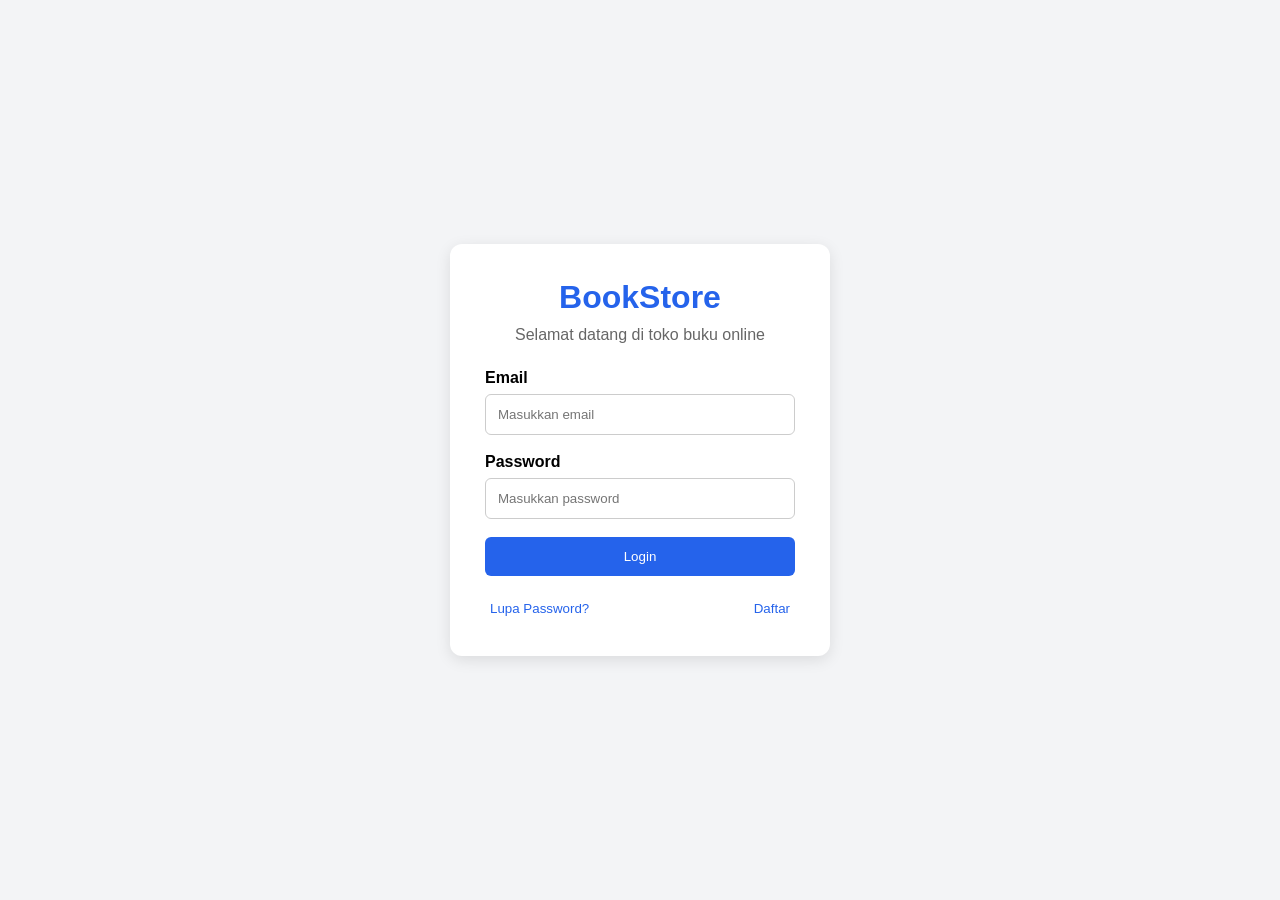
<file: index.html>
<!DOCTYPE html>
<html lang="id">
<head>
    <meta charset="UTF-8">
    <meta name="viewport" content="width=device-width, initial-scale=1.0">
    <title>Toko Buku Online</title>
</head>
<body>
    <script>
        window.location.href = "login.html";
    </script>
</body>
</html>
</file>
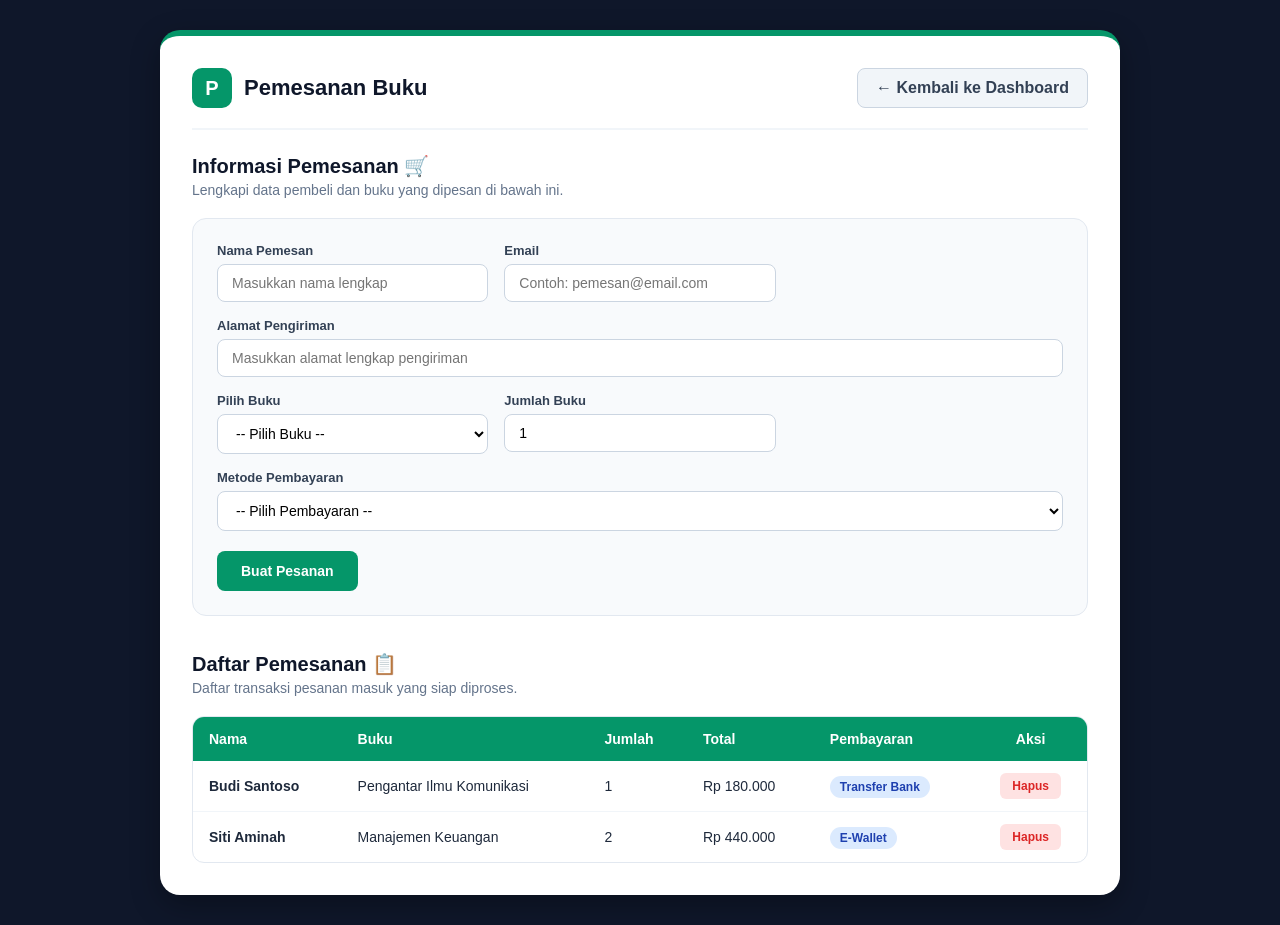
<file: checkout.html>
<!DOCTYPE html>
<html lang="id">
<head>
  <meta charset="UTF-8">
  <meta name="viewport" content="width=device-width, initial-scale=1.0">
  <title>Pemesanan Buku - BookStore</title>
  <style>
    * {
      box-sizing: border-box;
      margin: 0;
      padding: 0;
      font-family: Arial, Helvetica, sans-serif;
    }

    body {
      background: #0f172a;
      display: flex;
      justify-content: center;
      align-items: flex-start;
      min-height: 100vh;
      padding: 30px 20px;
    }

    .dashboard-card {
      background: #ffffff;
      width: 100%;
      max-width: 960px;
      border-radius: 20px;
      padding: 32px;
      box-shadow: 0 10px 30px rgba(0, 0, 0, 0.3);
      border-top: 6px solid #059669; /* Warna hijau emerald khas menu Pemesanan */
    }

    /* Header */
    .header {
      display: flex;
      justify-content: space-between;
      align-items: center;
      border-bottom: 2px solid #f1f5f9;
      padding-bottom: 20px;
      margin-bottom: 24px;
    }

    .brand {
      display: flex;
      align-items: center;
      gap: 12px;
    }

    .brand-logo {
      width: 40px;
      height: 40px;
      background: #059669;
      color: #ffffff;
      border-radius: 10px;
      display: flex;
      align-items: center;
      justify-content: center;
      font-weight: bold;
      font-size: 20px;
    }

    .brand-title {
      font-size: 22px;
      color: #0f172a;
    }

    .btn-back {
      background: #f1f5f9;
      color: #334155;
      border: 1px solid #cbd5e1;
      padding: 10px 18px;
      border-radius: 8px;
      font-weight: bold;
      cursor: pointer;
      text-decoration: none;
      display: inline-flex;
      align-items: center;
      gap: 6px;
      transition: all 0.2s ease;
    }

    .btn-back:hover {
      background: #e2e8f0;
      color: #0f172a;
    }

    /* Section Title */
    .section-header {
      margin-bottom: 20px;
    }

    .section-title {
      font-size: 20px;
      color: #0f172a;
      margin-bottom: 4px;
    }

    .section-subtitle {
      color: #64748b;
      font-size: 14px;
    }

    /* Form Container */
    .form-container {
      background: #f8fafc;
      border: 1px solid #e2e8f0;
      border-radius: 14px;
      padding: 24px;
      margin-bottom: 36px;
    }

    .form-grid {
      display: grid;
      grid-template-columns: repeat(auto-fit, minmax(260px, 1fr));
      gap: 16px;
      margin-bottom: 20px;
    }

    .form-group {
      display: flex;
      flex-direction: column;
      gap: 6px;
    }

    .form-group.full-width {
      grid-column: 1 / -1;
    }

    .form-group label {
      font-size: 13px;
      font-weight: bold;
      color: #334155;
    }

    .form-group input,
    .form-group select {
      padding: 10px 14px;
      border: 1px solid #cbd5e1;
      border-radius: 8px;
      font-size: 14px;
      outline: none;
      background-color: #ffffff;
      transition: border-color 0.2s;
    }

    .form-group input:focus,
    .form-group select:focus {
      border-color: #059669;
    }

    .btn-submit {
      background: #059669;
      color: #ffffff;
      border: none;
      padding: 12px 24px;
      border-radius: 8px;
      font-size: 14px;
      font-weight: bold;
      cursor: pointer;
      transition: background 0.2s;
    }

    .btn-submit:hover {
      background: #047857;
    }

    /* Table Container */
    .table-container {
      width: 100%;
      overflow-x: auto;
      border: 1px solid #e2e8f0;
      border-radius: 12px;
    }

    table {
      width: 100%;
      border-collapse: collapse;
      text-align: left;
      font-size: 14px;
    }

    th {
      background: #059669;
      color: #ffffff;
      padding: 14px 16px;
      font-weight: bold;
    }

    td {
      padding: 12px 16px;
      color: #1e293b;
      border-bottom: 1px solid #f1f5f9;
      vertical-align: middle;
    }

    tr:last-child td {
      border-bottom: none;
    }

    tr:hover td {
      background: #f8fafc;
    }

    .badge-pay {
      background: #dbeafe;
      color: #1e40af;
      padding: 4px 10px;
      border-radius: 20px;
      font-size: 12px;
      font-weight: bold;
    }

    .btn-action-delete {
      background: #fee2e2;
      color: #dc2626;
      border: none;
      padding: 6px 12px;
      border-radius: 6px;
      font-size: 12px;
      font-weight: bold;
      cursor: pointer;
    }

    .btn-action-delete:hover {
      background: #dc2626;
      color: #ffffff;
    }
  </style>
</head>
<body>

  <div class="dashboard-card">
    <!-- Header -->
    <header class="header">
      <div class="brand">
        <div class="brand-logo">P</div>
        <h1 class="brand-title">Pemesanan Buku</h1>
      </div>
      <a href="dashboard.html" class="btn-back">← Kembali ke Dashboard</a>
    </header>

    <!-- Form Informasi Pemesanan -->
    <div class="section-header">
      <h2 class="section-title">Informasi Pemesanan 🛒</h2>
      <p class="section-subtitle">Lengkapi data pembeli dan buku yang dipesan di bawah ini.</p>
    </div>

    <form class="form-container" onsubmit="event.preventDefault();">
      <div class="form-grid">
        <div class="form-group">
          <label>Nama Pemesan</label>
          <input type="text" placeholder="Masukkan nama lengkap" required>
        </div>
        <div class="form-group">
          <label>Email</label>
          <input type="email" placeholder="Contoh: pemesan@email.com" required>
        </div>
        <div class="form-group full-width">
          <label>Alamat Pengiriman</label>
          <input type="text" placeholder="Masukkan alamat lengkap pengiriman" required>
        </div>
        <div class="form-group">
          <label>Pilih Buku</label>
          <select required>
            <option value="">-- Pilih Buku --</option>
            <option value="1">Pengantar Ilmu Komunikasi (Rp 180.000)</option>
            <option value="2">Manajemen Keuangan (Rp 220.000)</option>
            <option value="3">Kepemimpinan (Rp 150.000)</option>
            <option value="4">Mikrobiologi Dasar (Rp 200.000)</option>
          </select>
        </div>
        <div class="form-group">
          <label>Jumlah Buku</label>
          <input type="number" value="1" min="1" required>
        </div>
        <div class="form-group full-width">
          <label>Metode Pembayaran</label>
          <select required>
            <option value="">-- Pilih Pembayaran --</option>
            <option value="tf">Transfer Bank (BCA / Mandiri)</option>
            <option value="ewallet">E-Wallet (Gopay / OVO / Dana)</option>
            <option value="cod">COD (Bayar di Tempat)</option>
          </select>
        </div>
      </div>
      <button type="submit" class="btn-submit">Buat Pesanan</button>
    </form>

    <!-- Tabel Daftar Pemesanan -->
    <div class="section-header">
      <h2 class="section-title">Daftar Pemesanan 📋</h2>
      <p class="section-subtitle">Daftar transaksi pesanan masuk yang siap diproses.</p>
    </div>

    <div class="table-container">
      <table>
        <thead>
          <tr>
            <th>Nama</th>
            <th>Buku</th>
            <th>Jumlah</th>
            <th>Total</th>
            <th>Pembayaran</th>
            <th style="text-align: center;">Aksi</th>
          </tr>
        </thead>
        <tbody>
          <tr>
            <td><b>Budi Santoso</b></td>
            <td>Pengantar Ilmu Komunikasi</td>
            <td>1</td>
            <td>Rp 180.000</td>
            <td><span class="badge-pay">Transfer Bank</span></td>
            <td style="text-align: center;">
              <button class="btn-action-delete">Hapus</button>
            </td>
          </tr>
          <tr>
            <td><b>Siti Aminah</b></td>
            <td>Manajemen Keuangan</td>
            <td>2</td>
            <td>Rp 440.000</td>
            <td><span class="badge-pay">E-Wallet</span></td>
            <td style="text-align: center;">
              <button class="btn-action-delete">Hapus</button>
            </td>
          </tr>
        </tbody>
      </table>
    </div>

  </div>

</body>
</html>
</file>
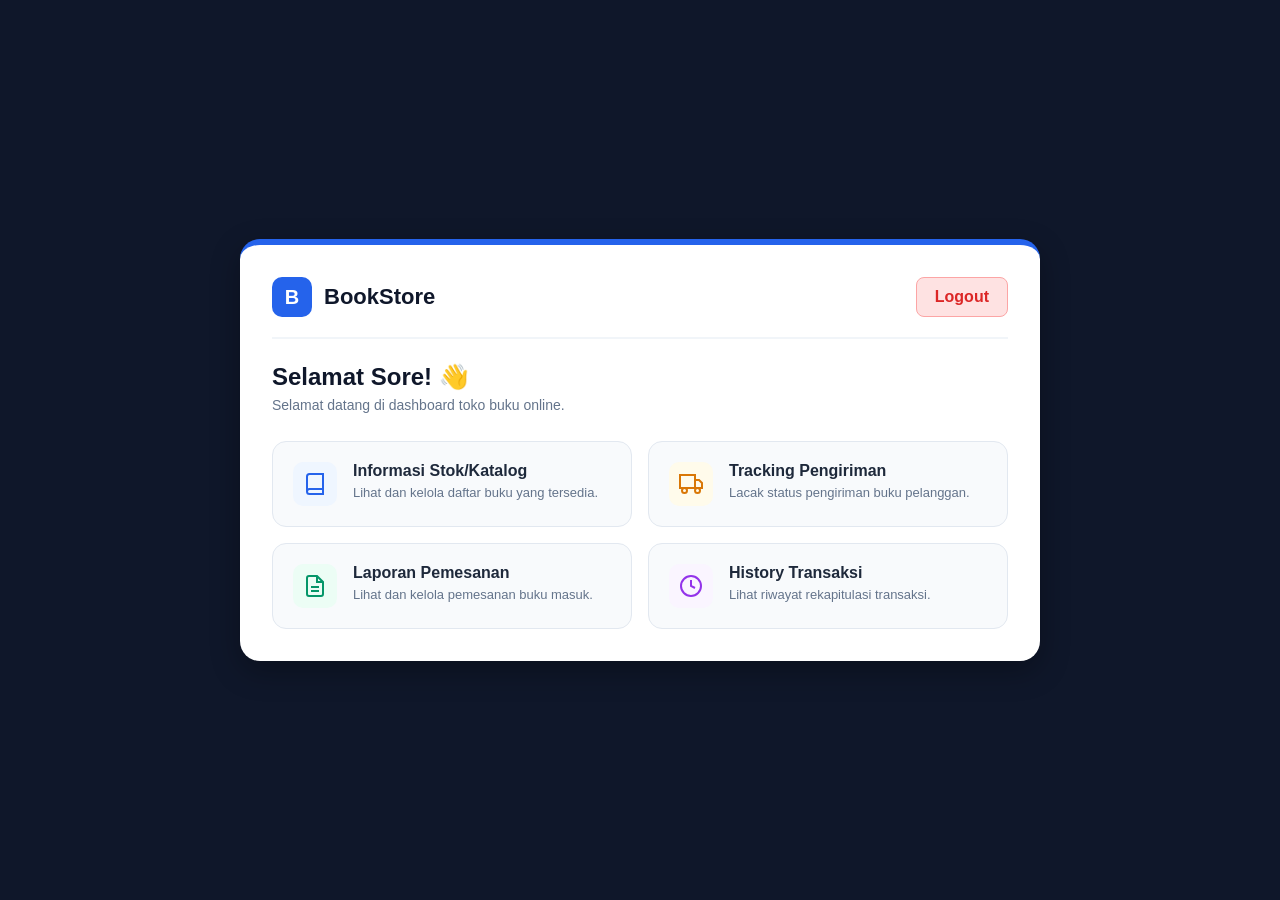
<file: dashboard.html>
<!DOCTYPE html>
<html lang="id">
<head>
  <meta charset="UTF-8">
  <meta name="viewport" content="width=device-width, initial-scale=1.0">
  <title>Dashboard BookStore</title>
  <style>
    * {
      box-sizing: border-box;
      margin: 0;
      padding: 0;
      font-family: Arial, Helvetica, sans-serif;
    }

    body {
      background: #0f172a;
      display: flex;
      justify-content: center;
      align-items: center;
      min-height: 100vh;
      padding: 20px;
    }

    .dashboard-card {
      background: #ffffff;
      width: 100%;
      max-width: 800px;
      border-radius: 20px;
      padding: 32px;
      box-shadow: 0 10px 30px rgba(0, 0, 0, 0.3);
      border-top: 6px solid #2563eb;
    }

    .header {
      display: flex;
      justify-content: space-between;
      align-items: center;
      border-bottom: 2px solid #f1f5f9;
      padding-bottom: 20px;
      margin-bottom: 24px;
    }

    .brand {
      display: flex;
      align-items: center;
      gap: 12px;
    }

    .brand-logo {
      width: 40px;
      height: 40px;
      background: #2563eb;
      color: #ffffff;
      border-radius: 10px;
      display: flex;
      align-items: center;
      justify-content: center;
      font-weight: bold;
      font-size: 20px;
    }

    .brand-title {
      font-size: 22px;
      color: #0f172a;
    }

    .btn-logout {
      background: #fee2e2;
      color: #dc2626;
      border: 1px solid #fca5a5;
      padding: 10px 18px;
      border-radius: 8px;
      font-weight: bold;
      cursor: pointer;
      text-decoration: none;
      display: inline-block;
    }

    .btn-logout:hover {
      background: #dc2626;
      color: #ffffff;
    }

    .welcome-section {
      margin-bottom: 28px;
    }

    .welcome-title {
      font-size: 24px;
      color: #0f172a;
      margin-bottom: 6px;
    }

    .welcome-subtitle {
      color: #64748b;
      font-size: 14px;
    }

    .grid-container {
      display: grid;
      grid-template-columns: repeat(auto-fit, minmax(280px, 1fr));
      gap: 16px;
    }

    .menu-card {
      background: #f8fafc;
      border: 1px solid #e2e8f0;
      border-radius: 14px;
      padding: 20px;
      text-decoration: none;
      display: flex;
      align-items: flex-start;
      gap: 16px;
      transition: all 0.2s ease;
    }

    .menu-card:hover {
      border-color: #2563eb;
      background: #ffffff;
      transform: translateY(-3px);
      box-shadow: 0 8px 16px rgba(0, 0, 0, 0.08);
    }

    .card-icon {
      width: 44px;
      height: 44px;
      border-radius: 10px;
      display: flex;
      align-items: center;
      justify-content: center;
      flex-shrink: 0;
    }

    .icon-blue { background: #eff6ff; color: #2563eb; }
    .icon-amber { background: #fffbeb; color: #d97706; }
    .icon-emerald { background: #ecfdf5; color: #059669; }
    .icon-purple { background: #faf5ff; color: #9333ea; }

    .card-title {
      font-size: 16px;
      font-weight: bold;
      color: #1e293b;
      margin-bottom: 4px;
    }

    .card-desc {
      font-size: 13px;
      color: #64748b;
      line-height: 1.4;
    }
  </style>
</head>
<body>

  <div class="dashboard-card">
    <header class="header">
      <div class="brand">
        <div class="brand-logo">B</div>
        <h1 class="brand-title">BookStore</h1>
      </div>
      <!-- Diarahkan ke halaman login.html -->
      <a href="login.html" class="btn-logout">Logout</a>
    </header>

    <section class="welcome-section">
      <h2 class="welcome-title">Selamat Sore! 👋</h2>
      <p class="welcome-subtitle">Selamat datang di dashboard toko buku online.</p>
    </section>

    <div class="grid-container">
      
      <!-- Ubah href sesuai nama file Anda -->
      <a href="stok.html" class="menu-card">
        <div class="card-icon icon-blue">
          <svg width="24" height="24" fill="none" stroke="currentColor" stroke-width="2" viewBox="0 0 24 24"><path d="M4 19.5A2.5 2.5 0 0 1 6.5 17H20"></path><path d="M6.5 2H20v20H6.5A2.5 2.5 0 0 1 4 19.5v-15A2.5 2.5 0 0 1 6.5 2z"></path></svg>
        </div>
        <div>
          <div class="card-title">Informasi Stok/Katalog</div>
          <p class="card-desc">Lihat dan kelola daftar buku yang tersedia.</p>
        </div>
      </a>

      <a href="tracking.html" class="menu-card">
        <div class="card-icon icon-amber">
          <svg width="24" height="24" fill="none" stroke="currentColor" stroke-width="2" viewBox="0 0 24 24"><rect x="1" y="3" width="15" height="13"></rect><polygon points="16 8 20 8 23 11 23 16 16 16 16 8"></polygon><circle cx="5.5" cy="18.5" r="2.5"></circle><circle cx="18.5" cy="18.5" r="2.5"></circle></svg>
        </div>
        <div>
          <div class="card-title">Tracking Pengiriman</div>
          <p class="card-desc">Lacak status pengiriman buku pelanggan.</p>
        </div>
      </a>

      <a href="checkout.html" class="menu-card">
        <div class="card-icon icon-emerald">
          <svg width="24" height="24" fill="none" stroke="currentColor" stroke-width="2" viewBox="0 0 24 24"><path d="M14 2H6a2 2 0 0 0-2 2v16a2 2 0 0 0 2 2h12a2 2 0 0 0 2-2V8z"></path><polyline points="14 2 14 8 20 8"></polyline><line x1="16" y1="13" x2="8" y2="13"></line><line x1="16" y1="17" x2="8" y2="17"></line></svg>
        </div>
        <div>
          <div class="card-title">Laporan Pemesanan</div>
          <p class="card-desc">Lihat dan kelola pemesanan buku masuk.</p>
        </div>
      </a>

      <a href="transaksi.html" class="menu-card">
        <div class="card-icon icon-purple">
          <svg width="24" height="24" fill="none" stroke="currentColor" stroke-width="2" viewBox="0 0 24 24"><circle cx="12" cy="12" r="10"></circle><polyline points="12 6 12 12 16 14"></polyline></svg>
        </div>
        <div>
          <div class="card-title">History Transaksi</div>
          <p class="card-desc">Lihat riwayat rekapitulasi transaksi.</p>
        </div>
      </a>

    </div>
  </div>

</body>
</html>
</file>
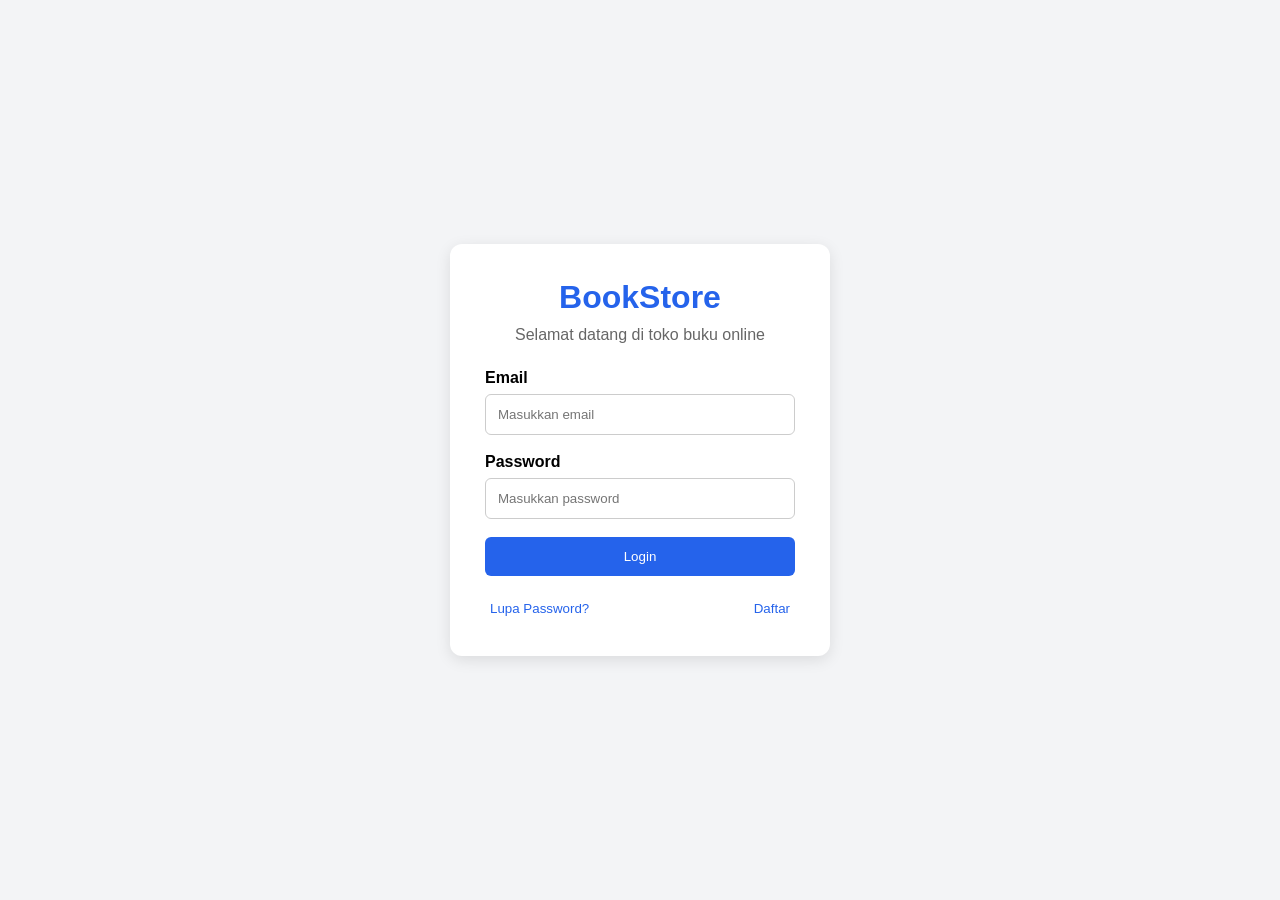
<file: login.html>
<!DOCTYPE html>
<html lang="id">
<head>
    <meta charset="UTF-8">
    <meta name="viewport" content="width=device-width, initial-scale=1.0">
    <title>Login - BookStore</title>
    <link rel="stylesheet" href="css/style.css">
</head>
<body>

    <main class="login-container">
        <h1>BookStore</h1>
        <p>Selamat datang di toko buku online</p>

        <form id="loginForm">
            <label for="email">Email</label>
            <input type="email" id="email" placeholder="Masukkan email" required>

            <label for="password">Password</label>
            <input type="password" id="password" placeholder="Masukkan password" required>

            <button type="submit">Login</button>
        </form>

        <div class="login-links">
            <button type="button" onclick="bukaModal('lupaModal')">
                Lupa Password?
            </button>

            <button type="button" onclick="bukaModal('daftarModal')">
                Daftar
            </button>
        </div>
    </main>

    <!-- Modal Lupa Password -->
    <div id="lupaModal" class="modal">
        <div class="modal-content">
            <span class="close" onclick="tutupModal('lupaModal')">&times;</span>
            <h2>Lupa Password</h2>
            <input type="email" placeholder="Masukkan email">
            <button type="button" onclick="alert('Silakan cek email Anda')">
                Kirim
            </button>
        </div>
    </div>

    <!-- Modal Daftar -->
    <div id="daftarModal" class="modal">
        <div class="modal-content">
            <span class="close" onclick="tutupModal('daftarModal')">&times;</span>
            <h2>Daftar Akun</h2>
            <input type="text" placeholder="Nama lengkap">
            <input type="email" placeholder="Email">
            <input type="password" placeholder="Password">
            <button type="button" onclick="alert('Pendaftaran berhasil disimulasikan')">
                Daftar
            </button>
        </div>
    </div>

    <script src="js/data.js"></script>
    <script src="js/script.js"></script>

</body>
</html>
</file>
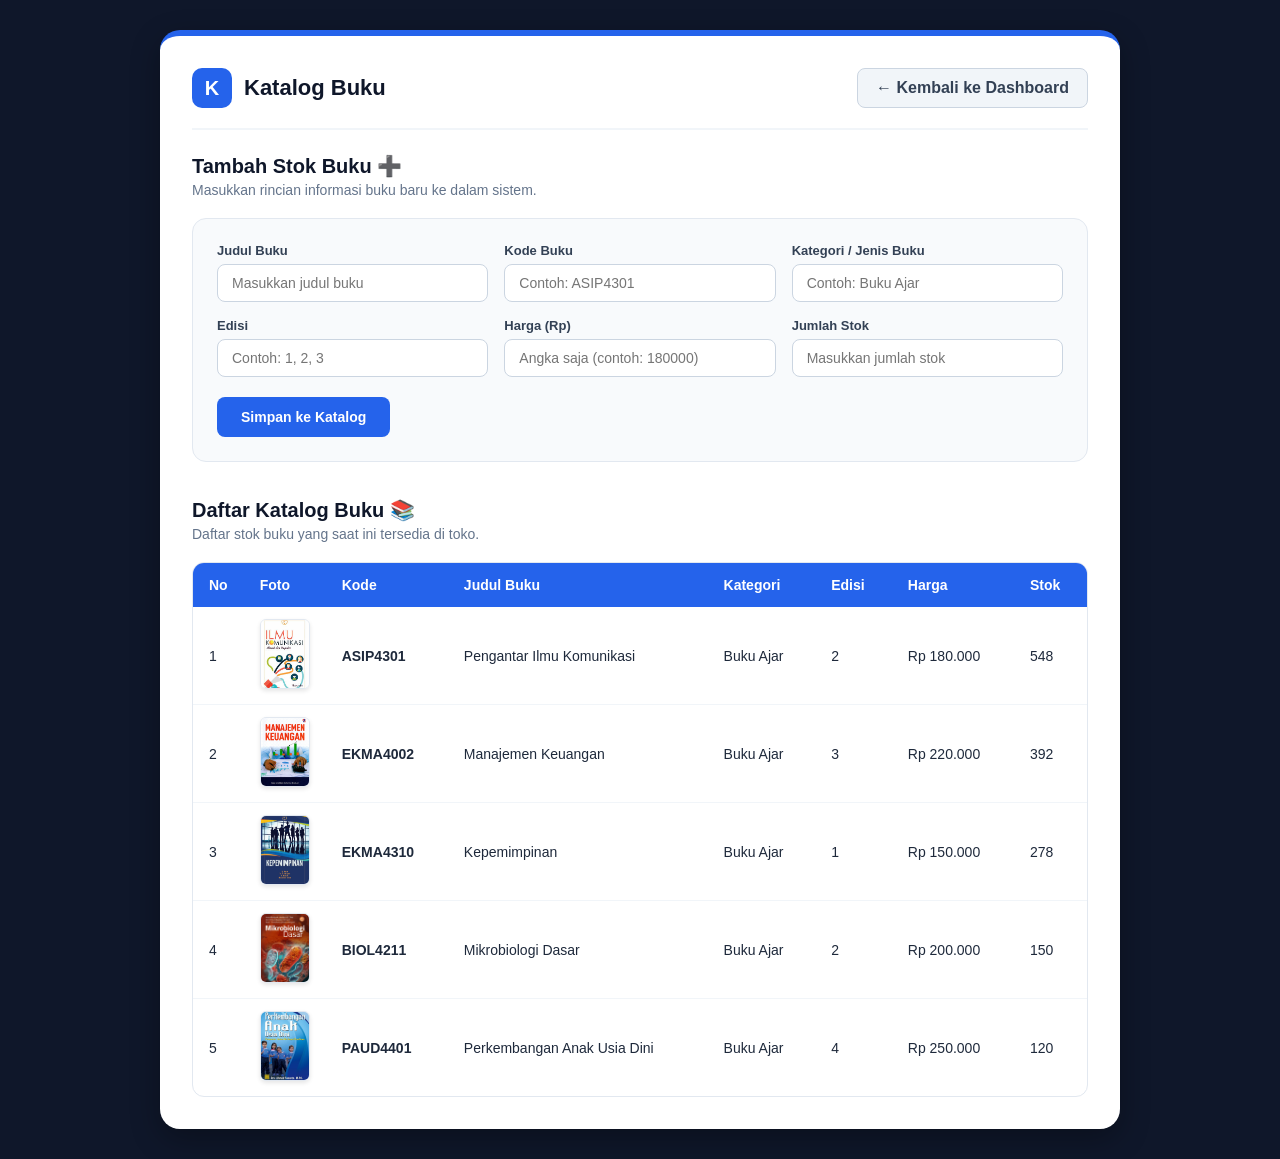
<file: stok.html>
<!DOCTYPE html>
<html lang="id">
<head>
  <meta charset="UTF-8">
  <meta name="viewport" content="width=device-width, initial-scale=1.0">
  <title>Katalog Buku - BookStore</title>
  <style>
    * {
      box-sizing: border-box;
      margin: 0;
      padding: 0;
      font-family: Arial, Helvetica, sans-serif;
    }

    body {
      background: #0f172a;
      display: flex;
      justify-content: center;
      align-items: flex-start;
      min-height: 100vh;
      padding: 30px 20px;
    }

    .dashboard-card {
      background: #ffffff;
      width: 100%;
      max-width: 960px;
      border-radius: 20px;
      padding: 32px;
      box-shadow: 0 10px 30px rgba(0, 0, 0, 0.3);
      border-top: 6px solid #2563eb;
    }

    /* Header */
    .header {
      display: flex;
      justify-content: space-between;
      align-items: center;
      border-bottom: 2px solid #f1f5f9;
      padding-bottom: 20px;
      margin-bottom: 24px;
    }

    .brand {
      display: flex;
      align-items: center;
      gap: 12px;
    }

    .brand-logo {
      width: 40px;
      height: 40px;
      background: #2563eb;
      color: #ffffff;
      border-radius: 10px;
      display: flex;
      align-items: center;
      justify-content: center;
      font-weight: bold;
      font-size: 20px;
    }

    .brand-title {
      font-size: 22px;
      color: #0f172a;
    }

    .btn-back {
      background: #f1f5f9;
      color: #334155;
      border: 1px solid #cbd5e1;
      padding: 10px 18px;
      border-radius: 8px;
      font-weight: bold;
      cursor: pointer;
      text-decoration: none;
      display: inline-flex;
      align-items: center;
      gap: 6px;
      transition: all 0.2s ease;
    }

    .btn-back:hover {
      background: #e2e8f0;
      color: #0f172a;
    }

    /* Section Title */
    .section-header {
      margin-bottom: 20px;
    }

    .section-title {
      font-size: 20px;
      color: #0f172a;
      margin-bottom: 4px;
    }

    .section-subtitle {
      color: #64748b;
      font-size: 14px;
    }

    /* Form Container */
    .form-container {
      background: #f8fafc;
      border: 1px solid #e2e8f0;
      border-radius: 14px;
      padding: 24px;
      margin-bottom: 36px;
    }

    .form-grid {
      display: grid;
      grid-template-columns: repeat(auto-fit, minmax(260px, 1fr));
      gap: 16px;
      margin-bottom: 20px;
    }

    .form-group {
      display: flex;
      flex-direction: column;
      gap: 6px;
    }

    .form-group label {
      font-size: 13px;
      font-weight: bold;
      color: #334155;
    }

    .form-group input {
      padding: 10px 14px;
      border: 1px solid #cbd5e1;
      border-radius: 8px;
      font-size: 14px;
      outline: none;
      transition: border-color 0.2s;
    }

    .form-group input:focus {
      border-color: #2563eb;
    }

    .btn-submit {
      background: #2563eb;
      color: #ffffff;
      border: none;
      padding: 12px 24px;
      border-radius: 8px;
      font-size: 14px;
      font-weight: bold;
      cursor: pointer;
      transition: background 0.2s;
    }

    .btn-submit:hover {
      background: #1d4ed8;
    }

    /* Table Container */
    .table-container {
      width: 100%;
      overflow-x: auto;
      border: 1px solid #e2e8f0;
      border-radius: 12px;
    }

    table {
      width: 100%;
      border-collapse: collapse;
      text-align: left;
      font-size: 14px;
    }

    th {
      background: #2563eb;
      color: #ffffff;
      padding: 14px 16px;
      font-weight: bold;
    }

    td {
      padding: 12px 16px;
      color: #1e293b;
      border-bottom: 1px solid #f1f5f9;
      vertical-align: middle;
    }

    tr:last-child td {
      border-bottom: none;
    }

    tr:hover td {
      background: #f8fafc;
    }

    .book-img {
      width: 50px;
      height: 70px;
      object-fit: cover;
      border-radius: 6px;
      border: 1px solid #e2e8f0;
      box-shadow: 0 2px 4px rgba(0, 0, 0, 0.1);
    }
  </style>
</head>
<body>

  <div class="dashboard-card">
    <!-- Header -->
    <header class="header">
      <div class="brand">
        <div class="brand-logo">K</div>
        <h1 class="brand-title">Katalog Buku</h1>
      </div>
      <a href="dashboard.html" class="btn-back">← Kembali ke Dashboard</a>
    </header>

    <!-- Form Tambah Stok -->
    <div class="section-header">
      <h2 class="section-title">Tambah Stok Buku ➕</h2>
      <p class="section-subtitle">Masukkan rincian informasi buku baru ke dalam sistem.</p>
    </div>

    <form class="form-container" onsubmit="event.preventDefault();">
      <div class="form-grid">
        <div class="form-group">
          <label>Judul Buku</label>
          <input type="text" placeholder="Masukkan judul buku">
        </div>
        <div class="form-group">
          <label>Kode Buku</label>
          <input type="text" placeholder="Contoh: ASIP4301">
        </div>
        <div class="form-group">
          <label>Kategori / Jenis Buku</label>
          <input type="text" placeholder="Contoh: Buku Ajar">
        </div>
        <div class="form-group">
          <label>Edisi</label>
          <input type="text" placeholder="Contoh: 1, 2, 3">
        </div>
        <div class="form-group">
          <label>Harga (Rp)</label>
          <input type="number" placeholder="Angka saja (contoh: 180000)">
        </div>
        <div class="form-group">
          <label>Jumlah Stok</label>
          <input type="number" placeholder="Masukkan jumlah stok">
        </div>
      </div>
      <button type="submit" class="btn-submit">Simpan ke Katalog</button>
    </form>

    <!-- Daftar Tabel Katalog -->
    <div class="section-header">
      <h2 class="section-title">Daftar Katalog Buku 📚</h2>
      <p class="section-subtitle">Daftar stok buku yang saat ini tersedia di toko.</p>
    </div>

    <div class="table-container">
      <table>
        <thead>
          <tr>
            <th style="width: 50px;">No</th>
            <th style="width: 70px;">Foto</th>
            <th>Kode</th>
            <th>Judul Buku</th>
            <th>Kategori</th>
            <th>Edisi</th>
            <th>Harga</th>
            <th>Stok</th>
          </tr>
        </thead>
        <tbody>
          <tr>
            <td>1</td>
            <td><img src="img/pengantar_komunikasi.jpg" alt="Buku" class="book-img" onerror="this.src='https://via.placeholder.com/50x70?text=Buku'"></td>
            <td><b>ASIP4301</b></td>
            <td>Pengantar Ilmu Komunikasi</td>
            <td>Buku Ajar</td>

            <td>2</td>
            <td>Rp 180.000</td>
            <td>548</td>
          <tr>
            <td>2</td>
            <td><img src="img/manajemen_keuangan.jpg" alt="Buku" class="book-img" onerror="this.src='https://via.placeholder.com/50x70?text=Buku'"></td>
            <td><b>EKMA4002</b></td>
            <td>Manajemen Keuangan</td>
            <td>Buku Ajar</td>
            <td>3</td>
            <td>Rp 220.000</td>
            <td>392</td>
          </tr>
          <tr>
            <td>3</td>
            <td><img src="img/kepemimpinan.jpg" alt="Buku" class="book-img" onerror="this.src='https://via.placeholder.com/50x70?text=Buku'"></td>
            <td><b>EKMA4310</b></td>
            <td>Kepemimpinan</td>
            <td>Buku Ajar</td>
            <td>1</td>
            <td>Rp 150.000</td>
            <td>278</td>
          </tr>
          <tr>
            <td>4</td>
            <td><img src="img/mikrobiologi.jpg" alt="Buku" class="book-img" onerror="this.src='https://via.placeholder.com/50x70?text=Buku'"></td>
            <td><b>BIOL4211</b></td>
            <td>Mikrobiologi Dasar</td>
            <td>Buku Ajar</td>
            <td>2</td>
            <td>Rp 200.000</td>
            <td>150</td>
          </tr>
          <tr>
            <td>5</td>
            <td><img src="img/paud_perkembangan.jpg" alt="Buku" class="book-img" onerror="this.src='https://via.placeholder.com/50x70?text=Buku'"></td>
            <td><b>PAUD4401</b></td>
            <td>Perkembangan Anak Usia Dini</td>
            <td>Buku Ajar</td>
            <td>4</td>
            <td>Rp 250.000</td>
            <td>120</td>
          </tr>
</file>
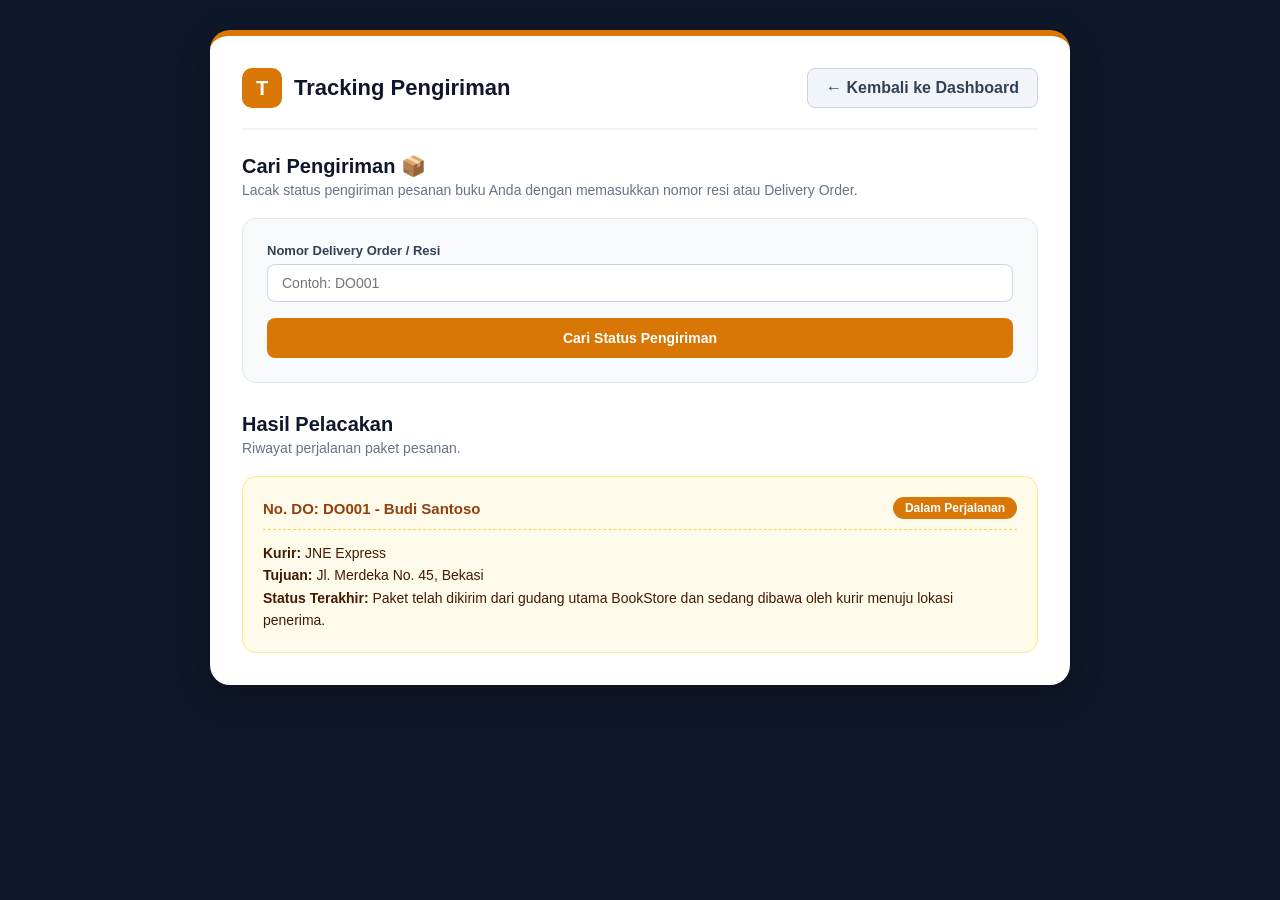
<file: tracking.html>
<!DOCTYPE html>
<html lang="id">
<head>
  <meta charset="UTF-8">
  <meta name="viewport" content="width=device-width, initial-scale=1.0">
  <title>Tracking Pengiriman - BookStore</title>
  <style>
    * {
      box-sizing: border-box;
      margin: 0;
      padding: 0;
      font-family: Arial, Helvetica, sans-serif;
    }

    body {
      background: #0f172a;
      display: flex;
      justify-content: center;
      align-items: flex-start;
      min-height: 100vh;
      padding: 30px 20px;
    }

    .dashboard-card {
      background: #ffffff;
      width: 100%;
      max-width: 860px;
      border-radius: 20px;
      padding: 32px;
      box-shadow: 0 10px 30px rgba(0, 0, 0, 0.3);
      border-top: 6px solid #d97706; /* Warna amber/kuning khas menu tracking */
    }

    /* Header */
    .header {
      display: flex;
      justify-content: space-between;
      align-items: center;
      border-bottom: 2px solid #f1f5f9;
      padding-bottom: 20px;
      margin-bottom: 24px;
    }

    .brand {
      display: flex;
      align-items: center;
      gap: 12px;
    }

    .brand-logo {
      width: 40px;
      height: 40px;
      background: #d97706;
      color: #ffffff;
      border-radius: 10px;
      display: flex;
      align-items: center;
      justify-content: center;
      font-weight: bold;
      font-size: 20px;
    }

    .brand-title {
      font-size: 22px;
      color: #0f172a;
    }

    .btn-back {
      background: #f1f5f9;
      color: #334155;
      border: 1px solid #cbd5e1;
      padding: 10px 18px;
      border-radius: 8px;
      font-weight: bold;
      cursor: pointer;
      text-decoration: none;
      display: inline-flex;
      align-items: center;
      gap: 6px;
      transition: all 0.2s ease;
    }

    .btn-back:hover {
      background: #e2e8f0;
      color: #0f172a;
    }

    /* Section Title */
    .section-header {
      margin-bottom: 20px;
    }

    .section-title {
      font-size: 20px;
      color: #0f172a;
      margin-bottom: 4px;
    }

    .section-subtitle {
      color: #64748b;
      font-size: 14px;
    }

    /* Form Container */
    .form-container {
      background: #f8fafc;
      border: 1px solid #e2e8f0;
      border-radius: 14px;
      padding: 24px;
      margin-bottom: 30px;
    }

    .form-group {
      display: flex;
      flex-direction: column;
      gap: 6px;
      margin-bottom: 16px;
    }

    .form-group label {
      font-size: 13px;
      font-weight: bold;
      color: #334155;
    }

    .form-group input {
      padding: 10px 14px;
      border: 1px solid #cbd5e1;
      border-radius: 8px;
      font-size: 14px;
      outline: none;
      transition: border-color 0.2s;
    }

    .form-group input:focus {
      border-color: #d97706;
    }

    .btn-submit {
      background: #d97706;
      color: #ffffff;
      border: none;
      padding: 12px 24px;
      border-radius: 8px;
      font-size: 14px;
      font-weight: bold;
      cursor: pointer;
      transition: background 0.2s;
      width: 100%;
    }

    .btn-submit:hover {
      background: #b45309;
    }

    /* Result Box (Contoh Hasil Tracking) */
    .tracking-result {
      background: #fffbeb;
      border: 1px solid #fde68a;
      border-radius: 14px;
      padding: 20px;
      display: flex;
      flex-direction: column;
      gap: 12px;
    }

    .result-header {
      display: flex;
      justify-content: space-between;
      align-items: center;
      border-bottom: 1px dashed #fcd34d;
      padding-bottom: 10px;
    }

    .result-title {
      font-weight: bold;
      color: #92400e;
      font-size: 15px;
    }

    .badge-status {
      background: #d97706;
      color: #ffffff;
      padding: 4px 12px;
      border-radius: 20px;
      font-size: 12px;
      font-weight: bold;
    }

    .result-detail {
      font-size: 14px;
      color: #451a03;
      line-height: 1.6;
    }
  </style>
</head>
<body>

  <div class="dashboard-card">
    <!-- Header -->
    <header class="header">
      <div class="brand">
        <div class="brand-logo">T</div>
        <h1 class="brand-title">Tracking Pengiriman</h1>
      </div>
      <a href="dashboard.html" class="btn-back">← Kembali ke Dashboard</a>
    </header>

    <!-- Form Pencarian Pengiriman -->
    <div class="section-header">
      <h2 class="section-title">Cari Pengiriman 📦</h2>
      <p class="section-subtitle">Lacak status pengiriman pesanan buku Anda dengan memasukkan nomor resi atau Delivery Order.</p>
    </div>

    <form class="form-container" onsubmit="event.preventDefault();">
      <div class="form-group">
        <label>Nomor Delivery Order / Resi</label>
        <input type="text" placeholder="Contoh: DO001" required>
      </div>
      <button type="submit" class="btn-submit">Cari Status Pengiriman</button>
    </form>

    <!-- Contoh Kartu Hasil Tracking -->
    <div class="section-header">
      <h2 class="section-title">Hasil Pelacakan</h2>
      <p class="section-subtitle">Riwayat perjalanan paket pesanan.</p>
    </div>

    <div class="tracking-result">
      <div class="result-header">
        <span class="result-title">No. DO: DO001 - Budi Santoso</span>
        <span class="badge-status">Dalam Perjalanan</span>
      </div>
      <div class="result-detail">
        <p><b>Kurir:</b> JNE Express</p>
        <p><b>Tujuan:</b> Jl. Merdeka No. 45, Bekasi</p>
        <p><b>Status Terakhir:</b> Paket telah dikirim dari gudang utama BookStore dan sedang dibawa oleh kurir menuju lokasi penerima.</p>
      </div>
    </div>

  </div>

</body>
</html>
</file>
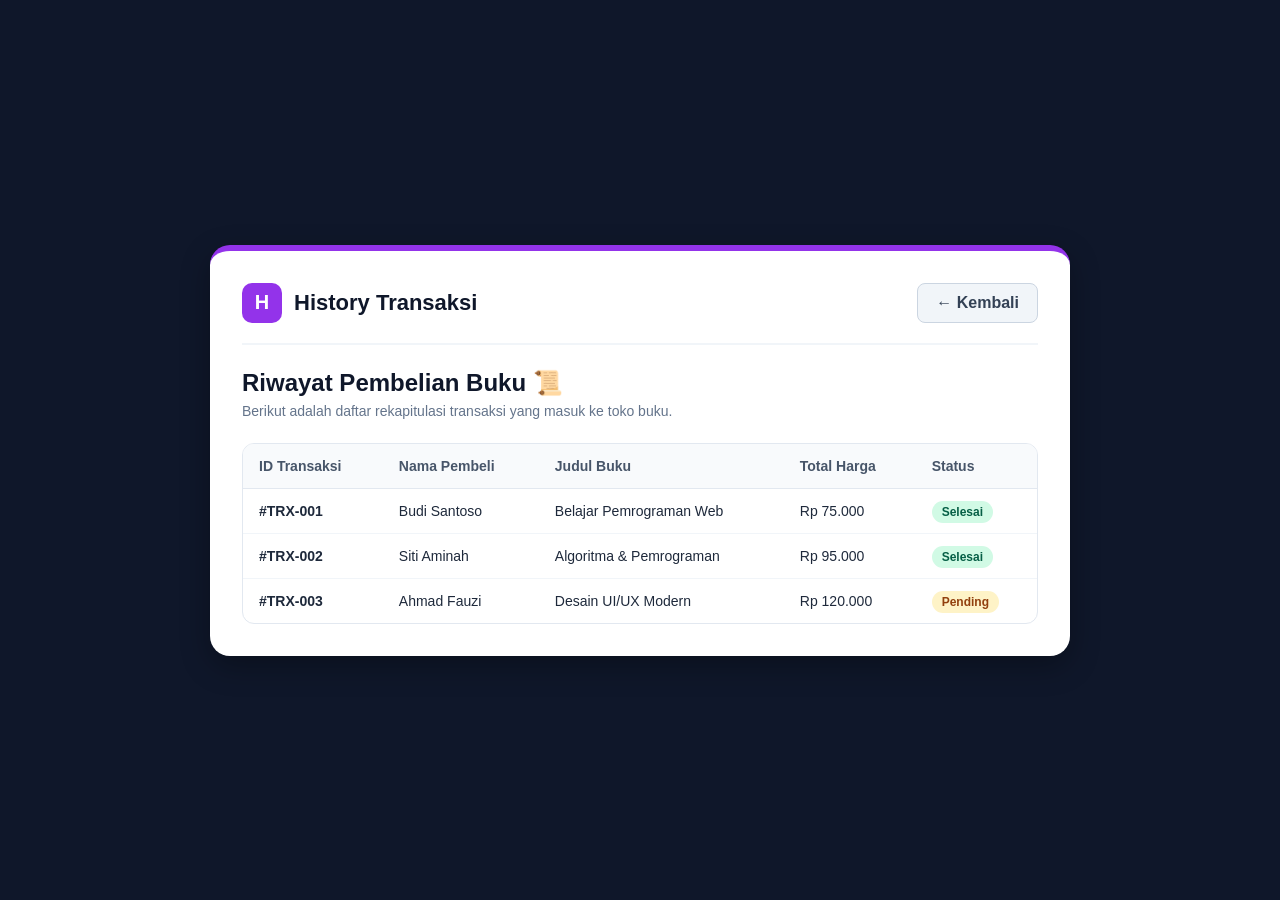
<file: transaksi.html>
<!DOCTYPE html>
<html lang="id">
<head>
  <meta charset="UTF-8">
  <meta name="viewport" content="width=device-width, initial-scale=1.0">
  <title>History & Transaksi - BookStore</title>
  <style>
    * {
      box-sizing: border-box;
      margin: 0;
      padding: 0;
      font-family: Arial, Helvetica, sans-serif;
    }

    body {
      background: #0f172a;
      display: flex;
      justify-content: center;
      align-items: center;
      min-height: 100vh;
      padding: 20px;
    }

    .dashboard-card {
      background: #ffffff;
      width: 100%;
      max-width: 860px;
      border-radius: 20px;
      padding: 32px;
      box-shadow: 0 10px 30px rgba(0, 0, 0, 0.3);
      border-top: 6px solid #9333ea; /* Warna ungu khas menu history */
    }

    .header {
      display: flex;
      justify-content: space-between;
      align-items: center;
      border-bottom: 2px solid #f1f5f9;
      padding-bottom: 20px;
      margin-bottom: 24px;
    }

    .brand {
      display: flex;
      align-items: center;
      gap: 12px;
    }

    .brand-logo {
      width: 40px;
      height: 40px;
      background: #9333ea;
      color: #ffffff;
      border-radius: 10px;
      display: flex;
      align-items: center;
      justify-content: center;
      font-weight: bold;
      font-size: 20px;
    }

    .brand-title {
      font-size: 22px;
      color: #0f172a;
    }

    .btn-back {
      background: #f1f5f9;
      color: #334155;
      border: 1px solid #cbd5e1;
      padding: 10px 18px;
      border-radius: 8px;
      font-weight: bold;
      cursor: pointer;
      text-decoration: none;
      display: inline-flex;
      align-items: center;
      gap: 6px;
      transition: all 0.2s ease;
    }

    .btn-back:hover {
      background: #e2e8f0;
      color: #0f172a;
    }

    .welcome-section {
      margin-bottom: 24px;
    }

    .welcome-title {
      font-size: 24px;
      color: #0f172a;
      margin-bottom: 6px;
    }

    .welcome-subtitle {
      color: #64748b;
      font-size: 14px;
    }

    /* Tabel Transaksi */
    .table-container {
      width: 100%;
      overflow-x: auto;
      border: 1px solid #e2e8f0;
      border-radius: 12px;
    }

    table {
      width: 100%;
      border-collapse: collapse;
      text-align: left;
      font-size: 14px;
    }

    th {
      background: #f8fafc;
      color: #475569;
      padding: 14px 16px;
      font-weight: bold;
      border-bottom: 1px solid #e2e8f0;
    }

    td {
      padding: 14px 16px;
      color: #1e293b;
      border-bottom: 1px solid #f1f5f9;
    }

    tr:last-child td {
      border-bottom: none;
    }

    tr:hover td {
      background: #f8fafc;
    }

    .badge-success {
      background: #d1fae5;
      color: #065f46;
      padding: 4px 10px;
      border-radius: 20px;
      font-size: 12px;
      font-weight: bold;
    }

    .badge-pending {
      background: #fef3c7;
      color: #92400e;
      padding: 4px 10px;
      border-radius: 20px;
      font-size: 12px;
      font-weight: bold;
    }
  </style>
</head>
<body>

  <div class="dashboard-card">
    <header class="header">
      <div class="brand">
        <div class="brand-logo">H</div>
        <h1 class="brand-title">History Transaksi</h1>
      </div>
      <a href="dashboard.html" class="btn-back">
        ← Kembali
      </a>
    </header>

    <section class="welcome-section">
      <h2 class="welcome-title">Riwayat Pembelian Buku 📜</h2>
      <p class="welcome-subtitle">Berikut adalah daftar rekapitulasi transaksi yang masuk ke toko buku.</p>
    </section>

    <!-- Tabel Data Transaksi -->
    <div class="table-container">
      <table>
        <thead>
          <tr>
            <th>ID Transaksi</th>
            <th>Nama Pembeli</th>
            <th>Judul Buku</th>
            <th>Total Harga</th>
            <th>Status</th>
          </tr>
        </thead>
        <tbody>
          <tr>
            <td><b>#TRX-001</b></td>
            <td>Budi Santoso</td>
            <td>Belajar Pemrograman Web</td>
            <td>Rp 75.000</td>
            <td><span class="badge-success">Selesai</span></td>
          </tr>
          <tr>
            <td><b>#TRX-002</b></td>
            <td>Siti Aminah</td>
            <td>Algoritma & Pemrograman</td>
            <td>Rp 95.000</td>
            <td><span class="badge-success">Selesai</span></td>
          </tr>
          <tr>
            <td><b>#TRX-003</b></td>
            <td>Ahmad Fauzi</td>
            <td>Desain UI/UX Modern</td>
            <td>Rp 120.000</td>
            <td><span class="badge-pending">Pending</span></td>
          </tr>
        </tbody>
      </table>
    </div>
  </div>

</body>
</html>
</file>
<file: css/style.css>
* {
    margin: 0;
    padding: 0;
    box-sizing: border-box;
    font-family: Arial, sans-serif;
}

body {
    background: #f3f4f6;
    min-height: 100vh;
    display: flex;
    justify-content: center;
    align-items: center;
}

.login-container {
    background: white;
    width: 380px;
    padding: 35px;
    border-radius: 12px;
    box-shadow: 0 4px 15px rgba(0,0,0,0.1);
    text-align: center;
}

.login-container h1 {
    color: #2563eb;
    margin-bottom: 10px;
}

.login-container p {
    color: #666;
    margin-bottom: 25px;
}

form {
    display: flex;
    flex-direction: column;
    text-align: left;
}

label {
    margin-bottom: 7px;
    font-weight: bold;
}

input {
    padding: 12px;
    margin-bottom: 18px;
    border: 1px solid #ccc;
    border-radius: 6px;
}

button {
    padding: 12px;
    background: #2563eb;
    color: white;
    border: none;
    border-radius: 6px;
    cursor: pointer;
}

button:hover {
    background: #1d4ed8;
}

.login-links {
    display: flex;
    justify-content: space-between;
    margin-top: 20px;
}

.login-links button {
    background: none;
    color: #2563eb;
    padding: 5px;
}

.modal {
    display: none;
    position: fixed;
    inset: 0;
    background: rgba(0,0,0,0.5);
    justify-content: center;
    align-items: center;
}

.modal-content {
    background: white;
    padding: 30px;
    width: 350px;
    border-radius: 10px;
    position: relative;
}

.modal-content h2 {
    margin-bottom: 20px;
}

.close {
    position: absolute;
    right: 15px;
    top: 10px;
    font-size: 25px;
    cursor: pointer;
}

/* DASHBOARD */
.dashboard-container {
    width: 90%;
    max-width: 1100px;
    margin: 40px auto;
    padding: 30px;
    background: white;
    border-radius: 15px;
    box-shadow: 0 4px 15px rgba(0,0,0,0.08);
}

.dashboard-container h1 {
    color: #2563eb;
    margin-bottom: 20px;
}

.dashboard-container h2 {
    color: #333;
    margin-bottom: 10px;
}

.dashboard-container p {
    color: #666;
}

.menu-dashboard {
    display: grid;
    grid-template-columns: repeat(2, 1fr);
    gap: 20px;
    margin: 30px 0;
}

.menu-card {
    display: block;
    padding: 25px;
    background: #eff6ff;
    border-radius: 12px;
    text-decoration: none;
    color: #2563eb;
    border: 1px solid #dbeafe;
    transition: 0.3s;
}

.menu-card:hover {
    background: #dbeafe;
    transform: translateY(-4px);
}

.menu-card h3 {
    margin-bottom: 10px;
}

.menu-card p {
    color: #555;
}

@media (max-width: 600px) {
    .menu-dashboard {
        grid-template-columns: 1fr;
    }
}


/* KATALOG BUKU */
.tabel-buku {
    width: 100%;
    border-collapse: collapse;
    margin-top: 20px;
    background: white;
}

.tabel-buku th,
.tabel-buku td {
    border: 1px solid #ddd;
    padding: 12px;
    text-align: left;
}

.tabel-buku th {
    background: #2563eb;
    color: white;
}

.tabel-buku tr:nth-child(even) {
    background: #f1f5f9;
}

#formStok {
    margin: 20px 0;
}

#formStok input {
    width: 100%;
}


/* CHECKOUT */
#formCheckout {
    display: flex;
    flex-direction: column;
    margin: 20px 0;
}

#formCheckout label {
    margin-bottom: 7px;
    font-weight: bold;
}

#formCheckout input,
#formCheckout select {
    width: 100%;
    padding: 12px;
    margin-bottom: 15px;
    border: 1px solid #ccc;
    border-radius: 6px;
}

.tabel-buku button {
    padding: 7px 12px;
    margin: 2px;
}


/* TRACKING PENGIRIMAN */
.tracking-search {
    margin-top: 30px;
}

#formTracking {
    display: flex;
    flex-direction: column;
    margin-top: 15px;
}

#formTracking label {
    font-weight: bold;
    margin-bottom: 8px;
}

#formTracking input {
    padding: 12px;
    border: 1px solid #ccc;
    border-radius: 6px;
    margin-bottom: 15px;
}

.tracking-result {
    margin-top: 30px;
    padding: 25px;
    background: #eff6ff;
    border-radius: 12px;
}

.tracking-result h2 {
    color: #2563eb;
    margin-bottom: 20px;
}

.tracking-result p {
    margin-bottom: 15px;
}

.progress-container {
    width: 100%;
    height: 20px;
    background: #ddd;
    border-radius: 20px;
    overflow: hidden;
    margin: 15px 0 8px;
}

.progress-bar {
    height: 100%;
    width: 0%;
    background: #2563eb;
    border-radius: 20px;
    transition: width 0.5s;
}

.tracking-result h3 {
    margin: 25px 0 10px;
}



/* FOTO SAMPUL KATALOG */
.foto-buku {
    width: 75px;
    height: 105px;
    object-fit: contain;
    display: block;
    margin: 0 auto;
    border-radius: 4px;
    background: #f8fafc;
}
.tanpa-foto {
    color: #888;
    font-size: 12px;
}
.table-responsive {
    width: 100%;
    overflow-x: auto;
}
.tabel-buku td {
    vertical-align: middle;
}
</file>
